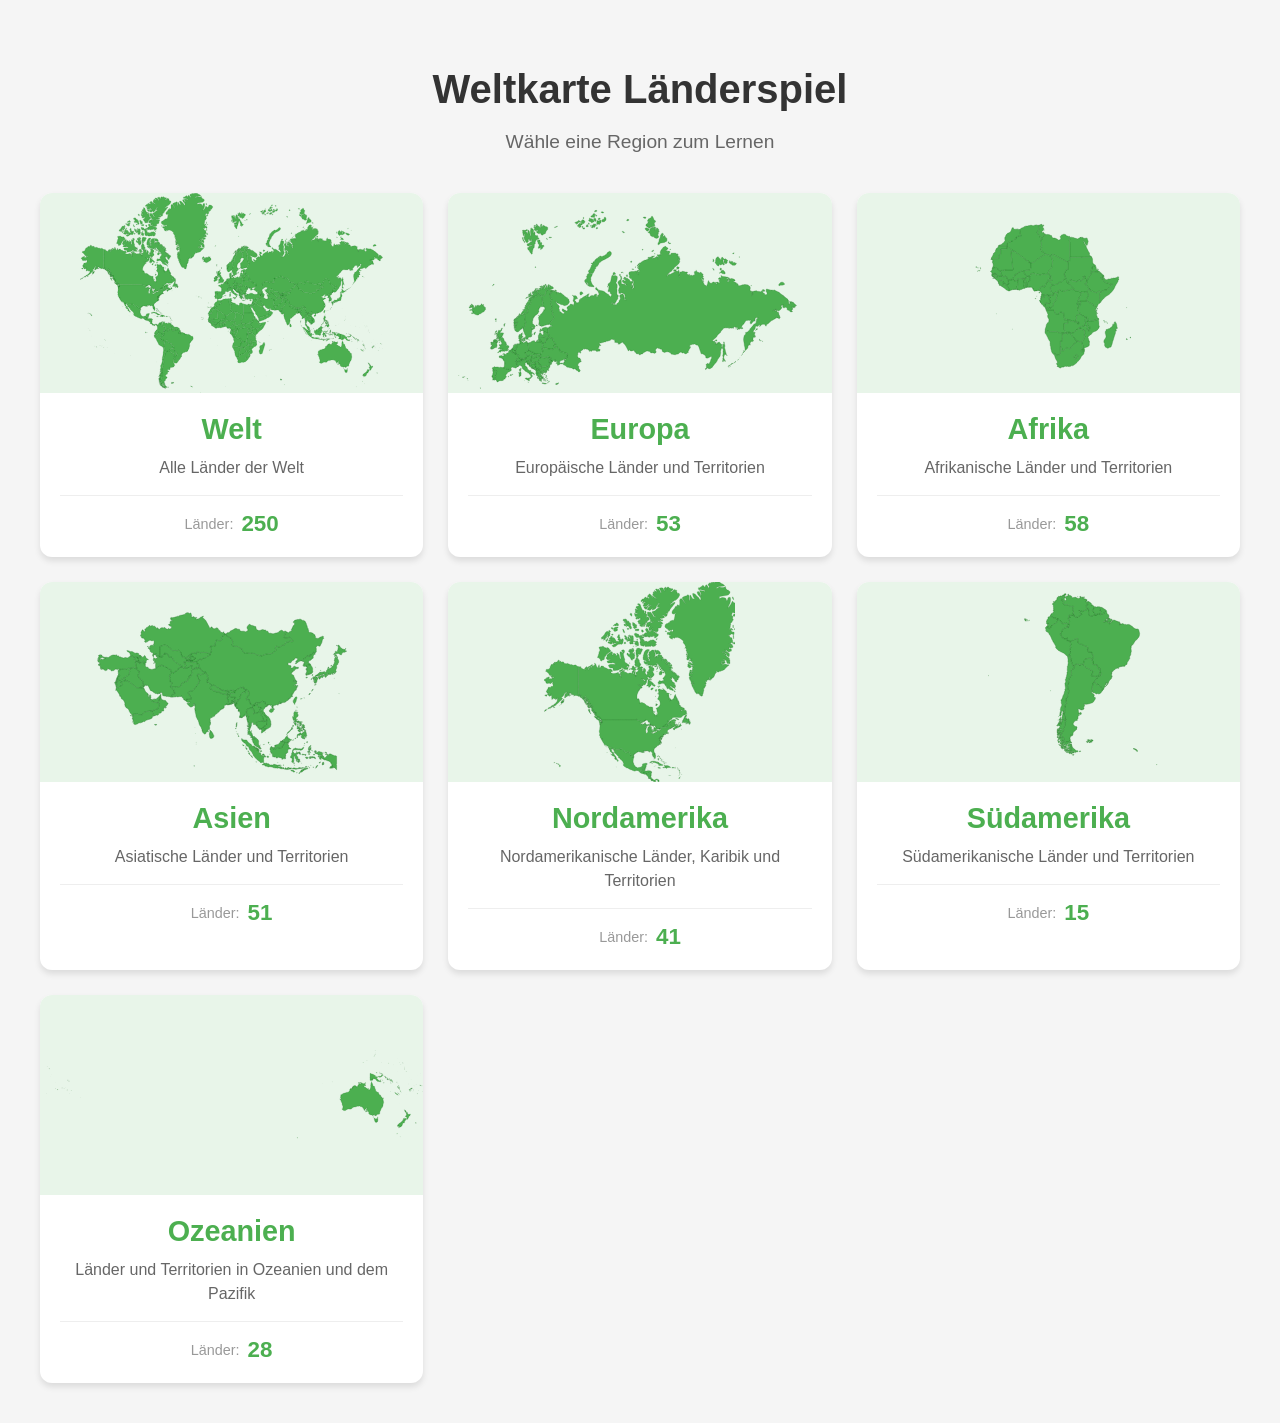
<file: index.html>
<!DOCTYPE html>
<html lang="de">
<head>
    <meta charset="UTF-8">
    <meta name="viewport" content="width=device-width, initial-scale=1.0">
    <title>Weltkarte Länderspiel - Kartenauswahl</title>
    <link rel="stylesheet" href="css/styles.css">
</head>
<body class="home-page">
    <div class="container">
        <h1>Weltkarte Länderspiel</h1>
        <p class="subtitle">Wähle eine Region zum Lernen</p>

        <div id="mapGrid" class="map-grid">
            <!-- Maps will be loaded here by JavaScript -->
        </div>
    </div>

    <script type="module" src="js/home.js"></script>
</body>
</html>
</file>
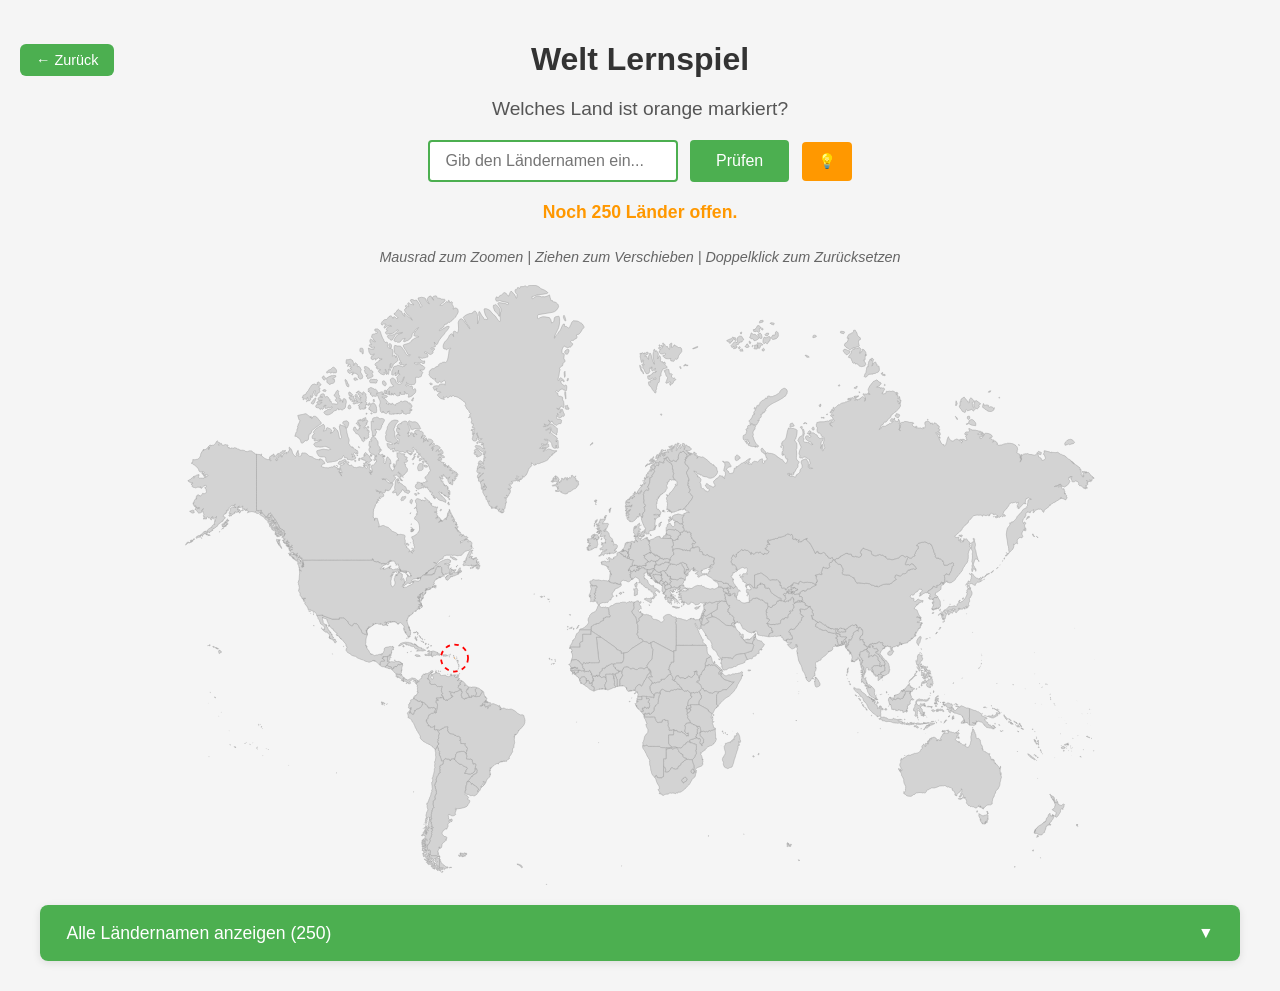
<file: game.html>
<!DOCTYPE html>
<html lang="de">
<head>
    <meta charset="UTF-8">
    <meta name="viewport" content="width=device-width, initial-scale=1.0">
    <title>Weltkarte Länderspiel</title>
    <link rel="stylesheet" href="css/styles.css">
</head>
<body>
    <div class="game-header">
        <a href="index.html" class="back-button" aria-label="Zurück zur Kartenauswahl">← Zurück</a>
        <h1 id="gameTitle">Weltkarte‑Lernspiel</h1>
    </div>
    
    <p id="question">Welches Land ist orange markiert?</p>

    <div class="input-container">
        <input 
            type="text" 
            id="countryInput" 
            placeholder="Gib den Ländernamen ein..." 
            autocomplete="off"
            aria-label="Länderantwort eingeben">
        <button id="checkButton" aria-label="Antwort prüfen">Prüfen</button>
        <button id="solutionButton" class="solution-button" aria-label="Lösung anzeigen">💡</button>
    </div>

    <p id="status"></p>
    <p id="controls">Mausrad zum Zoomen | Ziehen zum Verschieben | Doppelklick zum Zurücksetzen</p>

    <div id="mapContainer" role="application" aria-label="Interaktive Weltkarte"></div>

    <div class="accordion-container">
        <button class="accordion-button" id="countryListToggle" aria-expanded="false">
            Alle Ländernamen anzeigen
            <span class="accordion-icon">▼</span>
        </button>
        <div class="accordion-content" id="countryList">
            <!-- Will be populated by JavaScript -->
        </div>
    </div>

    <script type="module" src="js/game.js"></script>
</body>
</html>
</file>
<file: css/styles.css>
/* Global Styles */
body {
    font-family: Arial, sans-serif;
    text-align: center;
    margin: 0;
    padding: 20px;
    background-color: #f5f5f5;
}

/* Home Page Styles */
body.home-page {
    background-color: #f5f5f5;
    padding: 0;
}

body.home-page .container {
    max-width: 1200px;
    margin: 0 auto;
    padding: 40px 20px;
}

body.home-page h1 {
    text-align: center;
    color: #333;
    font-size: 2.5em;
    margin-bottom: 10px;
}

body.home-page .subtitle {
    text-align: center;
    color: #666;
    font-size: 1.2em;
    margin-bottom: 40px;
}

.map-grid {
    display: grid;
    grid-template-columns: repeat(auto-fit, minmax(320px, 1fr));
    gap: 25px;
    margin-top: 30px;
}

.map-card {
    background: white;
    border-radius: 12px;
    overflow: hidden;
    box-shadow: 0 4px 6px rgba(0,0,0,0.1);
    transition: transform 0.3s, box-shadow 0.3s;
    cursor: pointer;
    text-decoration: none;
    color: inherit;
    display: flex;
    flex-direction: column;
}

.map-card:hover {
    transform: translateY(-5px);
    box-shadow: 0 8px 15px rgba(0,0,0,0.2);
}

.map-card-preview {
    width: 100%;
    height: 200px;
    background: #e8f5e9;
    position: relative;
    overflow: hidden;
    background-size: contain;
    background-position: center;
    background-repeat: no-repeat;
}

.map-card-preview svg {
    display: none;
}

.map-card-content {
    padding: 20px;
}

.map-card h2 {
    margin: 0 0 10px 0;
    color: #4CAF50;
    font-size: 1.8em;
}

.map-card .description {
    color: #666;
    margin: 10px 0;
    font-size: 1em;
    line-height: 1.5;
}

.map-card .stat {
    display: flex;
    justify-content: center;
    align-items: center;
    margin-top: 15px;
    padding-top: 15px;
    border-top: 1px solid #eee;
    gap: 8px;
}

.map-card .stat-label {
    font-size: 0.9em;
    color: #999;
}

.map-card .stat-value {
    font-size: 1.4em;
    font-weight: bold;
    color: #4CAF50;
}

/* Game Page Styles */
.game-header {
    position: relative;
    margin-bottom: 20px;
}

.back-button {
    position: absolute;
    left: 0;
    top: 50%;
    transform: translateY(-50%);
    padding: 8px 16px;
    background: #4CAF50;
    color: white;
    text-decoration: none;
    border-radius: 6px;
    font-size: 0.9em;
    transition: background 0.3s;
}

.back-button:hover {
    background: #45a049;
}

h1 {
    color: #333;
    margin-bottom: 10px;
}

/* Map Container */
#mapContainer {
    width: 100%;
    max-width: 1200px;
    margin: 20px auto;
    overflow: hidden;
    cursor: grab;
    height: 600px;
    position: relative;

}

#mapContainer:active {
    cursor: grabbing;
}

#mapContainer svg {
    width: 100%;
    height: 100%;
    object-fit: contain;
}

/* Default country color */
#mapContainer svg path {
    fill: #d3d3d3;
    stroke: #999;
    stroke-width: 0.5;
}

/* Country States */
#mapContainer svg path.guessed {
    fill: #4CAF50 !important; /* Green - same as button */
    stroke: #2E7D32 !important; /* Darker green for border */
}

#mapContainer svg path.target {
    fill: #FF8C00 !important; /* Dark Orange */
    stroke: #CC6600 !important; /* Darker orange for border */
}

/* Highlight circle for small countries */
.country-highlight-circle {
    fill: none !important;
    stroke: red !important;
    stroke-width: 2;
    stroke-dasharray: 5, 5;
    animation: pulse 2s ease-in-out infinite;
}

@keyframes pulse {
    0%, 100% {
        stroke-opacity: 1;
        stroke-width: 2;
    }
    50% {
        stroke-opacity: 0.5;
        stroke-width: 3;
    }
}

/* Input and Controls */
.input-container {
    margin: 20px 0;
    display: block;
}

input {
    padding: 0.6em 1em;
    font-size: 1em;
    margin-right: 8px;
    border: 2px solid #ccc;
    border-radius: 4px;
    min-width: 250px;
    box-sizing: border-box;
}

input:focus {
    outline: none;
    border-color: #4CAF50;
}

button {
    padding: 0.6em 1.5em;
    font-size: 1em;
    background-color: #4CAF50;
    color: white;
    border: 2px solid transparent;
    border-radius: 4px;
    cursor: pointer;
    transition: background-color 0.3s;
    box-sizing: border-box;
}

button:hover {
    background-color: #45a049;
}

button:active {
    background-color: #3d8b40;
}

.solution-button {
    background-color: #FF9800;
    margin-left: 0.5rem;
    padding: 0.6em 1em;
    font-size: 0.9em;
}

.solution-button:hover {
    background-color: #F57C00;
}

.solution-button:active {
    background-color: #E65100;
}

/* Status Messages */
#question {
    font-size: 1.2em;
    color: #555;
    margin: 10px 0;
}

#status {
    margin-top: 12px;
    font-weight: bold;
    font-size: 1.1em;
    min-height: 30px;
}

#controls {
    margin-top: 10px;
    font-size: 0.9em;
    color: #666;
    font-style: italic;
}

/* Success Message */
.success {
    color: #4CAF50;
}

.error {
    color: #f44336;
}

.info {
    color: #FF9800;
}

/* Accordion Styles */
.accordion-container {
    max-width: 1200px;
    margin: 10px auto;
    background-color: #fff;
    border-radius: 8px;
    box-shadow: 0 2px 8px rgba(0, 0, 0, 0.1);
    overflow: hidden;
}

.accordion-button {
    width: 100%;
    padding: 1em 1.5em;
    font-size: 1.1em;
    background-color: #4CAF50;
    color: white;
    border: none;
    cursor: pointer;
    text-align: left;
    display: flex;
    justify-content: space-between;
    align-items: center;
    transition: background-color 0.3s;
}

.accordion-button:hover {
    background-color: #45a049;
}

.accordion-icon {
    transition: transform 0.3s;
    font-size: 0.9em;
}

.accordion-button[aria-expanded="true"] .accordion-icon {
    transform: rotate(180deg);
}

.accordion-content {
    max-height: 0;
    overflow: hidden;
    transition: max-height 0.3s ease-out;
    background-color: #fff;
}

.accordion-content.active {
    max-height: 600px;
    overflow-y: auto;
}

.country-list {
    display: grid;
    grid-template-columns: repeat(auto-fill, minmax(200px, 1fr));
    gap: 10px;
    padding: 20px;
    list-style: none;
    margin: 0;
}

.country-list li {
    padding: 8px 12px;
    background-color: #f9f9f9;
    border-left: 3px solid #ddd;
    border-radius: 4px;
    font-size: 0.95em;
}

.country-list li.guessed-country {
    background-color: #e8f5e9;
    border-left-color: #4CAF50;
    color: #2e7d32;
}

/* Responsive Design */
@media (max-width: 768px) {
    body {
        padding: 10px;
    }

    body.home-page .container {
        padding: 30px 15px;
    }

    body.home-page h1 {
        font-size: 2em;
    }

    body.home-page .subtitle {
        font-size: 1em;
    }

    .map-grid {
        grid-template-columns: 1fr;
        gap: 20px;
    }

    .map-card-preview {
        height: 150px;
    }

    .game-header {
        margin-bottom: 15px;
    }

    .back-button {
        position: static;
        transform: none;
        display: inline-block;
        margin-bottom: 10px;
        font-size: 0.85em;
        padding: 6px 12px;
    }

    h1 {
        font-size: 1.5em;
        margin-bottom: 8px;
    }

    #question {
        font-size: 1em;
    }

    .input-container {
        display: flex;
        flex-wrap: wrap;
        gap: 8px;
        justify-content: center;
    }

    input {
        flex: 1 1 100%;
        min-width: 0;
        width: 100%;
        margin-right: 0;
        font-size: 16px; /* Prevents zoom on iOS */
    }

    button {
        flex: 1 1 auto;
        padding: 0.75em 1em;
        min-width: 0;
    }

    .solution-button {
        margin-left: 0;
        flex: 0 0 auto;
    }

    #mapContainer {
        height: 400px;
        margin: 15px auto;
    }

    #controls {
        font-size: 0.8em;
    }

    .country-list {
        grid-template-columns: 1fr;
        padding: 15px;
        gap: 8px;
    }

    .accordion-button {
        font-size: 0.9em;
        padding: 12px 15px;
    }
}

@media (max-width: 480px) {
    body.home-page h1 {
        font-size: 1.6em;
    }

    .map-card h2 {
        font-size: 1.5em;
    }

    .map-card-preview {
        height: 120px;
    }

    h1 {
        font-size: 1.3em;
    }

    #mapContainer {
        height: 300px;
    }

    #status {
        font-size: 1em;
    }

    .country-list li {
        font-size: 0.9em;
        padding: 6px 10px;
    }
}

@media (min-width: 769px) and (max-width: 1024px) {
    .country-list {
        grid-template-columns: repeat(auto-fill, minmax(180px, 1fr));
    }

    #mapContainer {
        height: 500px;
    }
}
</file>
